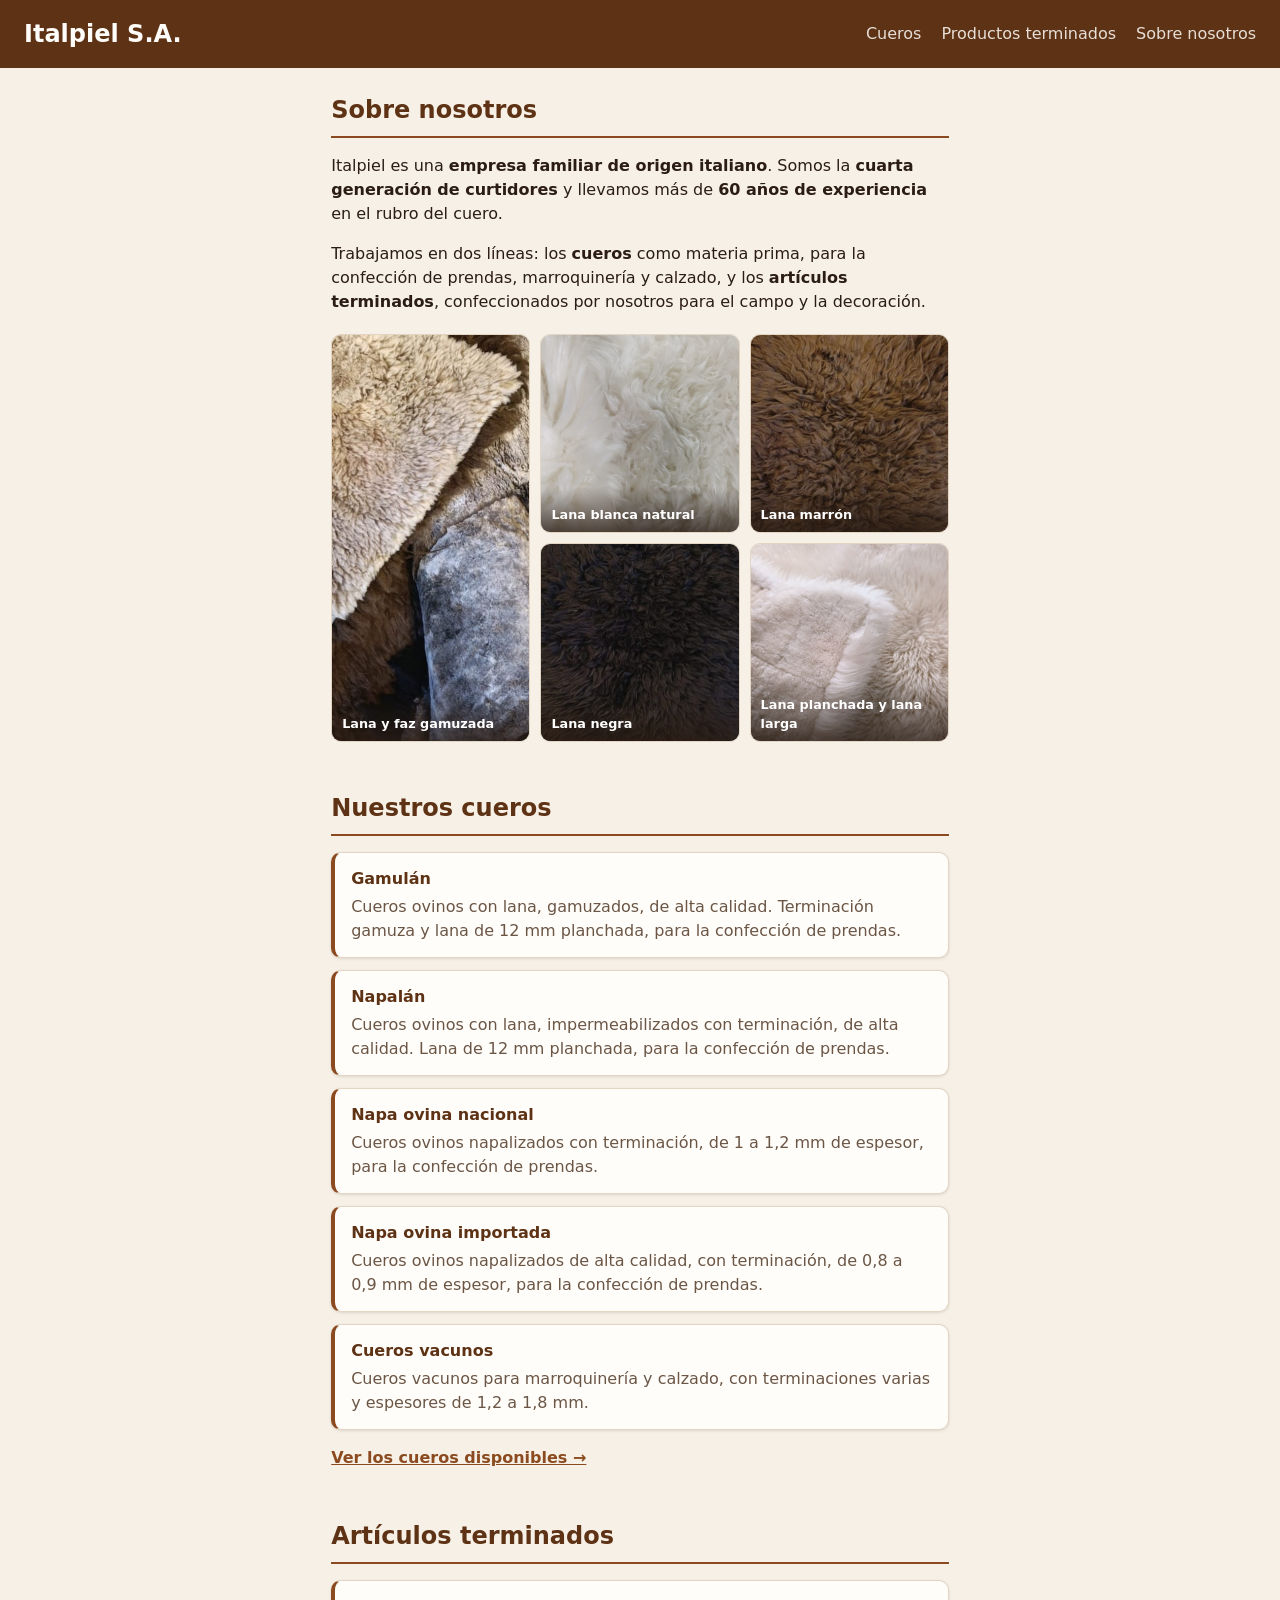
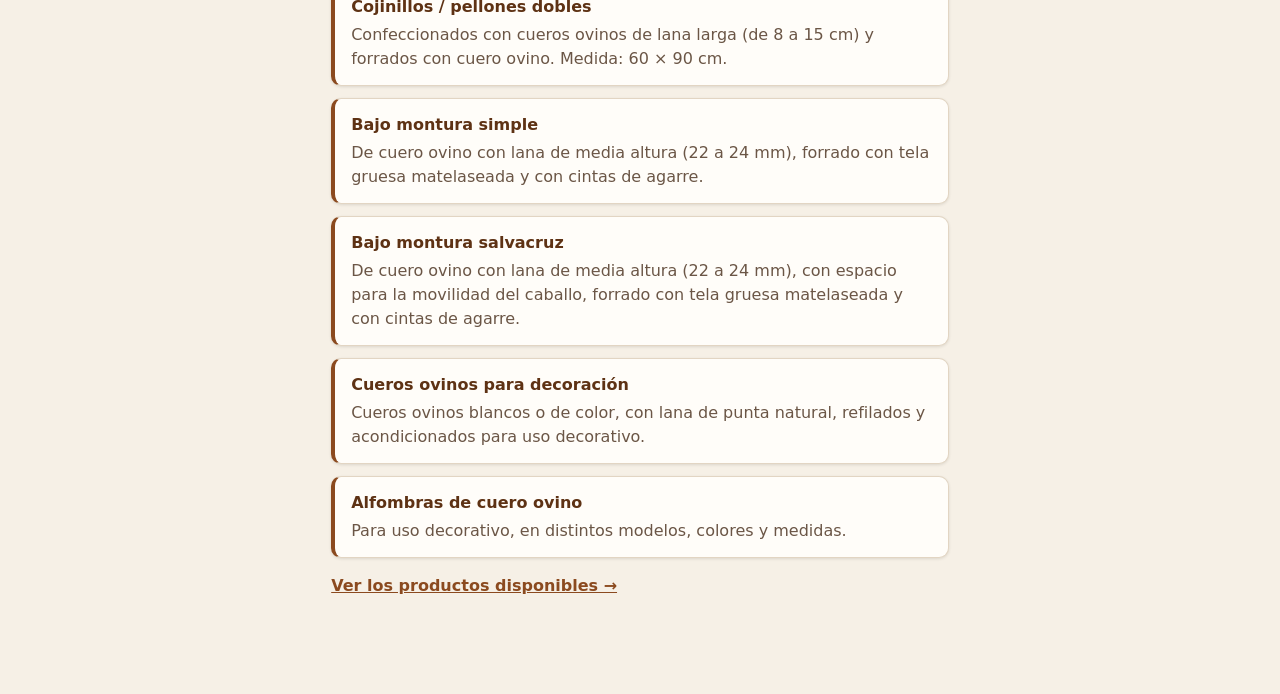
<file: static/about.html>
<!DOCTYPE html>
<html lang="es">
<head>
    <meta charset="UTF-8">
    <meta name="viewport" content="width=device-width, initial-scale=1.0">
    <title>Italpiel - Sobre nosotros</title>
    <link rel="stylesheet" href="styles.css">
</head>
<body>
    <header class="encabezado">
        <h1><a href="/">Italpiel S.A.</a></h1>
        <nav>
            <a href="/?ver=cueros">Cueros</a>
            <a href="/?ver=productos">Productos terminados</a>
            <a href="about.html">Sobre nosotros</a>
        </nav>
    </header>

    <main class="contenedor texto">
        <section class="seccion">
            <h2>Sobre nosotros</h2>
            <p>Italpiel es una <strong>empresa familiar de origen italiano</strong>. Somos la <strong>cuarta generación de curtidores</strong> y llevamos más de <strong>60 años de experiencia</strong> en el rubro del cuero.</p>
            <p>Trabajamos en dos líneas: los <strong>cueros</strong> como materia prima, para la confección de prendas, marroquinería y calzado, y los <strong>artículos terminados</strong>, confeccionados por nosotros para el campo y la decoración.</p>

            <!-- Galería: la primera foto ocupa dos filas y las otras cuatro van en una grilla de 2 × 2 -->
            <div class="galeria">
                <figure>
                    <img src="img/about/lana-y-gamuza.jpg" alt="Cuero ovino con lana beige rizada apoyado sobre otro con la faz gamuzada en gris" loading="lazy">
                    <figcaption>Lana y faz gamuzada</figcaption>
                </figure>
                <figure>
                    <img src="img/about/lana-blanca.jpg" alt="Primer plano de cuero ovino con lana blanca larga de punta natural" loading="lazy">
                    <figcaption>Lana blanca natural</figcaption>
                </figure>
                <figure>
                    <img src="img/about/lana-marron.jpg" alt="Primer plano de cuero ovino con lana larga color marrón" loading="lazy">
                    <figcaption>Lana marrón</figcaption>
                </figure>
                <figure>
                    <img src="img/about/lana-negra.jpg" alt="Primer plano de cuero ovino con lana larga color negro" loading="lazy">
                    <figcaption>Lana negra</figcaption>
                </figure>
                <figure>
                    <img src="img/about/lana-blanca-planchada.jpg" alt="Cueros ovinos blancos, uno con lana corta planchada y otro con lana larga" loading="lazy">
                    <figcaption>Lana planchada y lana larga</figcaption>
                </figure>
            </div>
        </section>

        <section class="seccion">
            <h2>Nuestros cueros</h2>
            <dl class="catalogo">
                <div class="catalogo-item">
                    <dt>Gamulán</dt>
                    <dd>Cueros ovinos con lana, gamuzados, de alta calidad. Terminación gamuza y lana de 12 mm planchada, para la confección de prendas.</dd>
                </div>
                <div class="catalogo-item">
                    <dt>Napalán</dt>
                    <dd>Cueros ovinos con lana, impermeabilizados con terminación, de alta calidad. Lana de 12 mm planchada, para la confección de prendas.</dd>
                </div>
                <div class="catalogo-item">
                    <dt>Napa ovina nacional</dt>
                    <dd>Cueros ovinos napalizados con terminación, de 1 a 1,2 mm de espesor, para la confección de prendas.</dd>
                </div>
                <div class="catalogo-item">
                    <dt>Napa ovina importada</dt>
                    <dd>Cueros ovinos napalizados de alta calidad, con terminación, de 0,8 a 0,9 mm de espesor, para la confección de prendas.</dd>
                </div>
                <div class="catalogo-item">
                    <dt>Cueros vacunos</dt>
                    <dd>Cueros vacunos para marroquinería y calzado, con terminaciones varias y espesores de 1,2 a 1,8 mm.</dd>
                </div>
            </dl>
            <p><a href="/?ver=cueros">Ver los cueros disponibles →</a></p>
        </section>

        <section class="seccion">
            <h2>Artículos terminados</h2>
            <dl class="catalogo">
                <div class="catalogo-item">
                    <dt>Cojinillos / pellones dobles</dt>
                    <dd>Confeccionados con cueros ovinos de lana larga (de 8 a 15 cm) y forrados con cuero ovino. Medida: 60 × 90 cm.</dd>
                </div>
                <div class="catalogo-item">
                    <dt>Bajo montura simple</dt>
                    <dd>De cuero ovino con lana de media altura (22 a 24 mm), forrado con tela gruesa matelaseada y con cintas de agarre.</dd>
                </div>
                <div class="catalogo-item">
                    <dt>Bajo montura salvacruz</dt>
                    <dd>De cuero ovino con lana de media altura (22 a 24 mm), con espacio para la movilidad del caballo, forrado con tela gruesa matelaseada y con cintas de agarre.</dd>
                </div>
                <div class="catalogo-item">
                    <dt>Cueros ovinos para decoración</dt>
                    <dd>Cueros ovinos blancos o de color, con lana de punta natural, refilados y acondicionados para uso decorativo.</dd>
                </div>
                <div class="catalogo-item">
                    <dt>Alfombras de cuero ovino</dt>
                    <dd>Para uso decorativo, en distintos modelos, colores y medidas.</dd>
                </div>
            </dl>
            <p><a href="/?ver=productos">Ver los productos disponibles →</a></p>
        </section>
    </main>
</body>
</html>
</file>
<file: static/styles.css>
/* =====================================================================
   Italpiel - Estilos (TP4)
   Layout de cada sección con CSS Grid, tarjetas con Flexbox.
   ===================================================================== */

/* Paleta en variables: se cambia acá y se aplica a toda la página */
:root {
    --fondo: #f6f0e6;
    --superficie: #fffdf9;
    --texto: #2b1d14;
    --texto-suave: #6b5646;
    --cuero: #8b4a1f;
    --cuero-oscuro: #5e3214;
    --borde: #e2d5c3;
    --peligro: #a3261d;
    --radio: 10px;
    --sombra: 0 1px 3px rgba(43, 29, 20, 0.12);
}

* {
    box-sizing: border-box;
}

body {
    margin: 0;
    font-family: system-ui, -apple-system, "Segoe UI", Roboto, sans-serif;
    line-height: 1.5;
    color: var(--texto);
    background: var(--fondo);
}

/* ---------- Encabezado y navegación (Flexbox) ---------- */

.encabezado {
    display: flex;
    flex-wrap: wrap;
    align-items: center;
    justify-content: space-between;
    gap: 12px 24px;
    padding: 16px 24px;
    background: var(--cuero-oscuro);
    color: var(--superficie);
}

.encabezado h1 {
    margin: 0;
    font-size: 1.5rem;
}

.encabezado a {
    color: inherit;
    text-decoration: none;
}

.encabezado nav {
    display: flex;
    flex-wrap: wrap;
    gap: 8px 20px;
}

.encabezado nav a {
    opacity: 0.85;
}

.encabezado nav a:hover {
    opacity: 1;
    text-decoration: underline;
}

/* ---------- Contenido ---------- */

/* Sin ancho máximo: el formulario queda a la izquierda y la lista de tarjetas
   usa todo el ancho de la pantalla. El margen lateral crece con la pantalla
   (4% del ancho), entre 24px en celulares y 64px en monitores grandes.
   La página "Sobre nosotros" se limita sola con .texto. */
.contenedor {
    margin: 0 auto;
    padding: 24px clamp(24px, 4vw, 64px) 48px;
}

.texto {
    max-width: 720px;
}

/* ---------- Galería de la página "Sobre nosotros" (Grid) ---------- */

/* Tres columnas: la primera foto ocupa dos filas y las otras cuatro
   llenan un 2 × 2 a su derecha */
.galeria {
    display: grid;
    grid-template-columns: repeat(3, 1fr);
    gap: 10px;
    margin-top: 20px;
}

.galeria figure {
    position: relative;
    margin: 0;
    overflow: hidden;
    border: 1px solid var(--borde);
    border-radius: var(--radio);
    background: var(--borde);
}

.galeria figure:first-child {
    grid-row: span 2;
}

.galeria img {
    display: block;
    width: 100%;
    height: 100%;
    aspect-ratio: 1 / 1;
    object-fit: cover;
}

/* La grande no fuerza su proporción: toma el alto de las dos filas */
.galeria figure:first-child img {
    aspect-ratio: auto;
}

/* Epígrafe sobre la foto, con un degradé para que se lea sobre lana clara u oscura */
.galeria figcaption {
    position: absolute;
    inset: auto 0 0;
    padding: 18px 10px 8px;
    font-size: 0.8rem;
    font-weight: 600;
    color: #fff;
    background: linear-gradient(transparent, rgba(43, 29, 20, 0.75));
}

/* ---------- Catálogo de la página "Sobre nosotros" ---------- */

.texto a {
    color: var(--cuero);
    font-weight: 600;
}

.catalogo {
    display: flex;
    flex-direction: column;
    gap: 12px;
    margin: 0 0 16px;
}

.catalogo-item {
    padding: 14px 16px;
    background: var(--superficie);
    border: 1px solid var(--borde);
    border-left: 4px solid var(--cuero);
    border-radius: var(--radio);
    box-shadow: var(--sombra);
}

.catalogo-item dt {
    font-weight: 700;
    color: var(--cuero-oscuro);
}

.catalogo-item dd {
    margin: 4px 0 0;
    color: var(--texto-suave);
}

/* ---------- Selector cueros / productos (TP5) ---------- */

/* Dos links con forma de pestañas: el servidor marca la activa con .activa */
.selector {
    display: flex;
    flex-wrap: wrap;
    gap: 8px;
    margin-bottom: 24px;
}

.selector-opcion {
    padding: 8px 18px;
    font-weight: 600;
    text-decoration: none;
    color: var(--cuero-oscuro);
    background: var(--superficie);
    border: 1px solid var(--borde);
    border-radius: 999px;
}

.selector-opcion:hover {
    border-color: var(--cuero);
}

.selector-opcion.activa {
    color: #fff;
    background: var(--cuero);
    border-color: var(--cuero);
}

.seccion {
    margin-bottom: 48px;
    /* compensa el salto al ancla (#cueros, #productos) */
    scroll-margin-top: 16px;
}

.seccion h2 {
    margin: 0 0 16px;
    padding-bottom: 8px;
    border-bottom: 2px solid var(--cuero);
    color: var(--cuero-oscuro);
}

/* Layout principal con Grid: formulario a la izquierda, lista a la derecha */
.seccion-grid {
    display: grid;
    grid-template-columns: 320px 1fr;
    gap: 32px;
    align-items: start;
}

/* ---------- Formulario ---------- */

.formulario {
    display: flex;
    flex-direction: column;
    gap: 12px;
    padding: 20px;
    background: var(--superficie);
    border: 1px solid var(--borde);
    border-radius: var(--radio);
    box-shadow: var(--sombra);
}

.formulario h3 {
    margin: 0;
}

.formulario label {
    display: flex;
    flex-direction: column;
    gap: 4px;
    font-size: 0.9rem;
    font-weight: 600;
}

.formulario input,
.formulario textarea {
    font: inherit;
    font-weight: normal;
    padding: 8px 10px;
    border: 1px solid var(--borde);
    border-radius: 6px;
    background: #fff;
}

.formulario input:focus,
.formulario textarea:focus {
    outline: 2px solid var(--cuero);
    outline-offset: 1px;
}

.formulario input[type="file"] {
    padding: 6px;
    font-size: 0.85rem;
}

button {
    font: inherit;
    cursor: pointer;
    border: none;
    border-radius: 6px;
}

.formulario button[type="submit"] {
    padding: 10px;
    font-weight: 600;
    color: #fff;
    background: var(--cuero);
}

.formulario button[type="submit"]:hover {
    background: var(--cuero-oscuro);
}

button:disabled {
    opacity: 0.6;
    cursor: wait;
}

.mensaje-error {
    margin: 0;
    padding: 8px 10px;
    font-size: 0.9rem;
    color: var(--peligro);
    background: #fbeae8;
    border-radius: 6px;
}

/* ---------- Lista de tarjetas (Grid) ---------- */

/* auto-fill crea todas las columnas que entran en el ancho, aunque queden vacías.
   Así cada tarjeta ocupa siempre una columna del mismo ancho, esté sola en su
   fila o no (con Flexbox, las de la última fila se estiraban). */
.lista-tarjetas {
    display: grid;
    grid-template-columns: repeat(auto-fill, minmax(220px, 1fr));
    gap: 16px;
}

/* El mensaje de lista vacía ocupa todo el ancho, no una sola columna */
.lista-tarjetas > p {
    grid-column: 1 / -1;
}

.lista-vacia {
    margin: 0;
    color: var(--texto-suave);
}

.tarjeta {
    display: flex;
    flex-direction: column;
    overflow: hidden;
    background: var(--superficie);
    border: 1px solid var(--borde);
    border-radius: var(--radio);
    box-shadow: var(--sombra);
}

.tarjeta-imagen {
    width: 100%;
    aspect-ratio: 4 / 3;
    object-fit: cover;
    display: block;
    background: var(--borde);
}

.sin-imagen {
    display: flex;
    align-items: center;
    justify-content: center;
    color: var(--texto-suave);
    font-size: 0.9rem;
}

.tarjeta-cuerpo {
    /* ocupa el alto sobrante para que el pie quede siempre abajo */
    flex: 1;
    display: flex;
    flex-direction: column;
    gap: 4px;
    padding: 12px 14px 14px;
}

.tarjeta-titulo {
    margin: 0 0 4px;
    font-size: 1.05rem;
}

.tarjeta-detalle {
    margin: 0;
    font-size: 0.9rem;
    color: var(--texto-suave);
}

.tarjeta-pie {
    margin-top: auto;
    padding-top: 10px;
    display: flex;
    align-items: center;
    justify-content: space-between;
    gap: 8px;
}

.tarjeta-precio {
    font-size: 1.1rem;
    font-weight: 700;
    color: var(--cuero-oscuro);
}

.btn-eliminar {
    padding: 6px 12px;
    font-size: 0.85rem;
    color: var(--peligro);
    background: transparent;
    border: 1px solid currentColor;
}

.btn-eliminar:hover {
    color: #fff;
    background: var(--peligro);
}

/* ---------- Pantallas angostas: una sola columna ---------- */

@media (max-width: 760px) {
    .seccion-grid {
        grid-template-columns: 1fr;
    }
}

/* En celulares la galería pasa a dos columnas y la foto grande ocupa todo el ancho */
@media (max-width: 560px) {
    .galeria {
        grid-template-columns: repeat(2, 1fr);
    }

    .galeria figure:first-child {
        grid-row: auto;
        grid-column: 1 / -1;
    }

    .galeria figure:first-child img {
        aspect-ratio: 4 / 3;
    }
}
</file>
